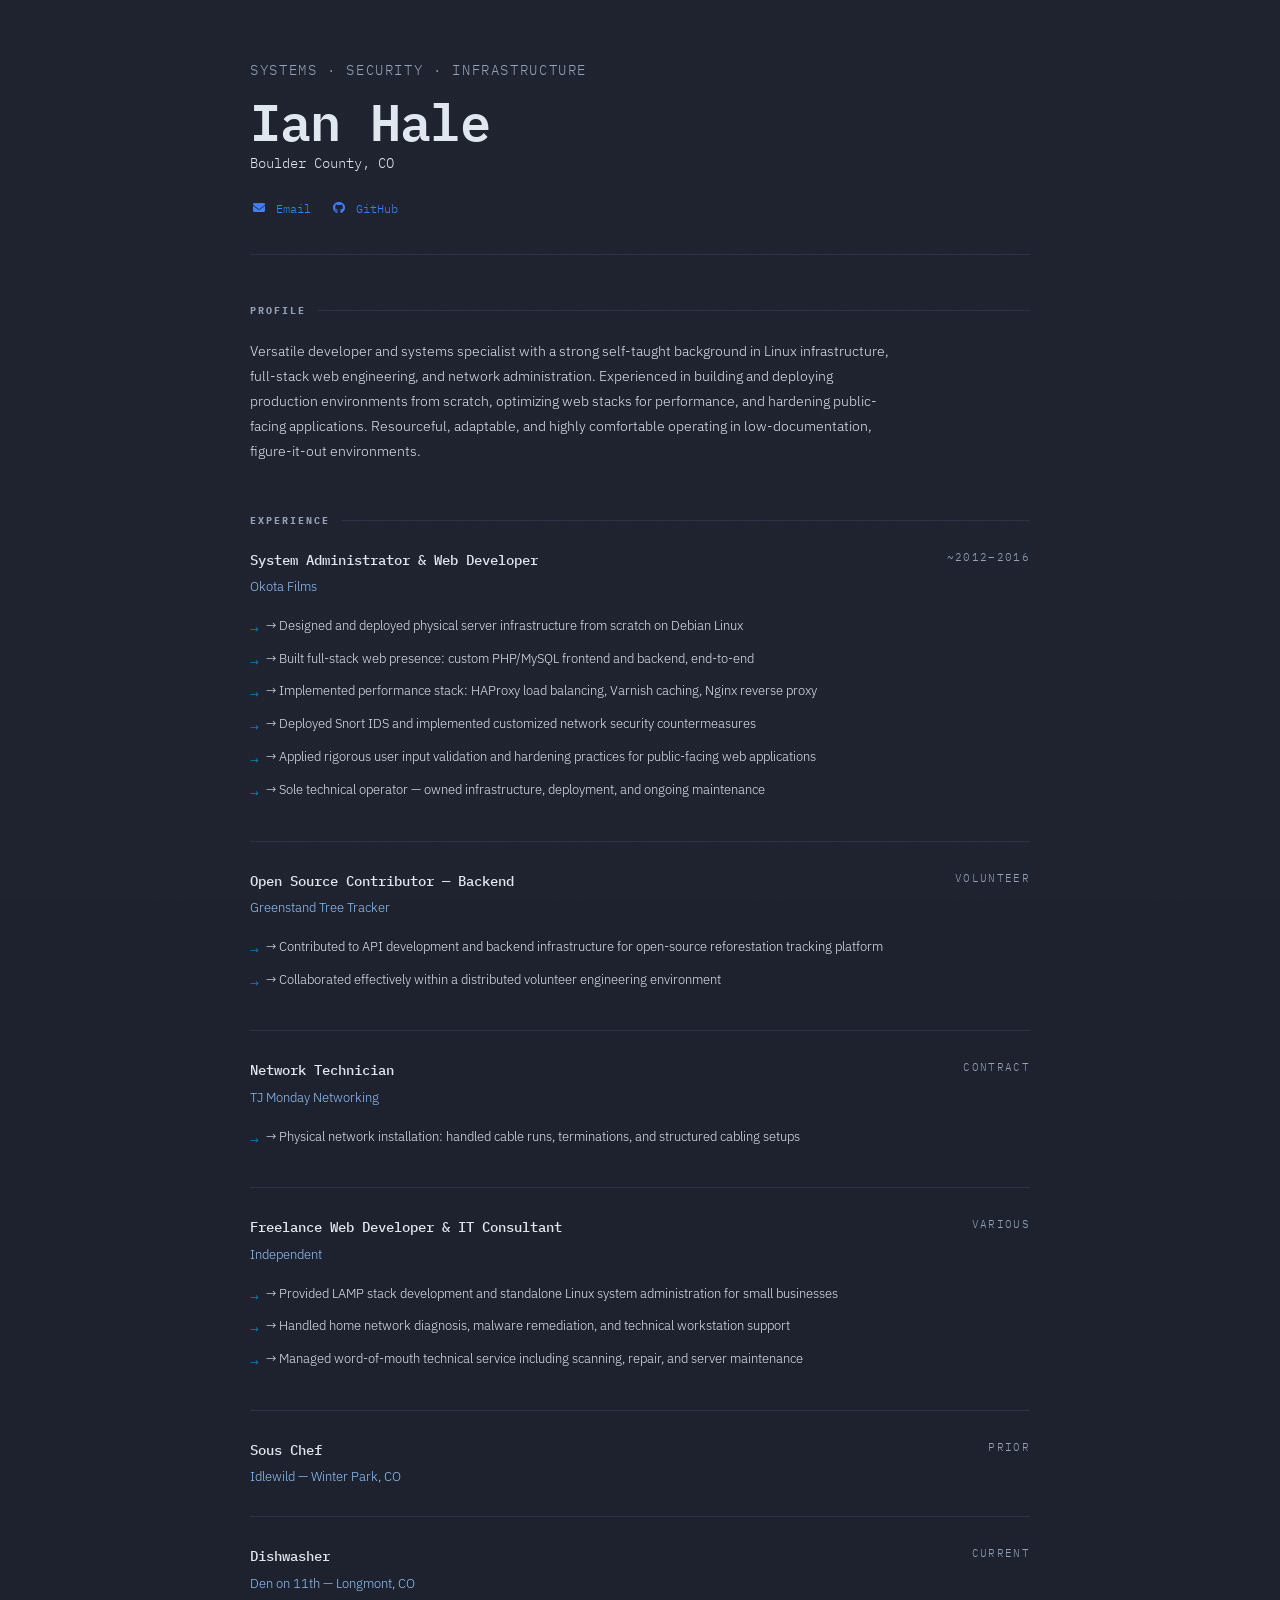
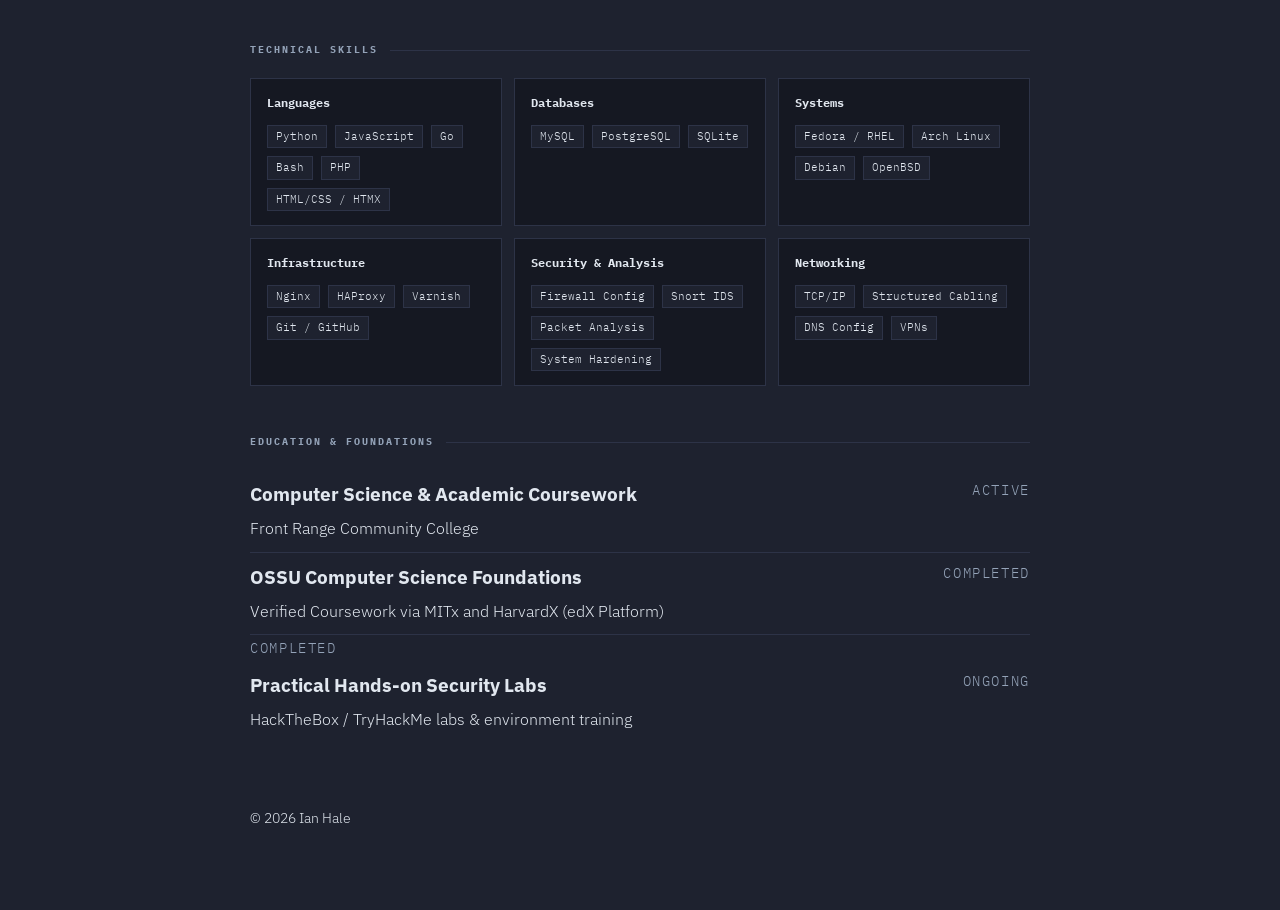
<file: index.html>
<!DOCTYPE html>
<html lang="en">
<head>
<meta charset="utf-8">
<meta name="viewport" content="width=device-width,initial-scale=1">
<meta name="title" content="Ian Hale | Web Developer & Systems Infrastructure Specialist">
<meta name="description" content="Portfolio of Ian Hale, a web developer and systems specialist focused on full-stack engineering, Linux infrastructure, and robust backend applications.">
<meta name="keywords" content="Ian Hale, ianhale.dev, full-stack development, Python, Go, HTMX, Linux infrastructure, security hardening">
<meta property="og:type" content="website">
<meta property="og:url" content="https://ianhale.dev/">
<meta property="og:title" content="Ian Hale | Web Developer & Systems Infrastructure">
<meta property="og:description" content="Focused on full-stack web development, robust backend architectures, and Linux systems infrastructure.">
<meta property="og:image" content="https://ianhale.dev/assets/social-preview.jpg">

<meta property="twitter:card" content="summary_large_image">
<meta property="twitter:url" content="https://ianhale.dev/">
<meta property="twitter:title" content="Ian Hale | Web Developer & Systems Infrastructure">
<meta property="twitter:description" content="Focused on full-stack web development, robust backend architectures, and Linux systems infrastructure.">
<meta property="twitter:image" content="https://ianhale.dev/assets/social-preview.jpg">

<meta name="author" content="Ian Hale" />
<title>Ian Hale | Web Developer & Systems Infrastructure | Boulder County, CO</title>
<link href="https://fonts.googleapis.com/css2?family=IBM+Plex+Mono:wght@300;400;500;600&family=IBM+Plex+Sans:wght@300;400;500&display=swap" rel="stylesheet">
<link rel="stylesheet" href="https://cdn.jsdelivr.net/npm/@fortawesome/fontawesome-free@6.5.1/css/all.min.css">
<link rel="stylesheet" href="css/main.css">
</head>
<body>
  <div class="grain"></div>
  <main class="page">
    <header class="page__header">
      <p class="page__eyebrow u-meta">Systems · Security · Infrastructure</p>
      <h1 class="page__title">Ian Hale</h1>
      <p class="page__subtitle">Boulder County, CO</p>
      <address class="page__contact">
        <ul class="contact-list">
          <li class="contact-list__item">
            <a href="mailto:ian@ianhale.dev" aria-label="Email Ian Hale">
              <i class="fa-solid fa-envelope" aria-hidden="true"></i>
              <span>Email</span>
            </a>
          </li>
          <li class="contact-list__item">
            <a href="https://github.com/snodrift" target="_blank" rel="noopener noreferrer" aria-label="GitHub profile">
              <i class="fa-brands fa-github" aria-hidden="true"></i>
              <span>GitHub</span>
            </a>
          </li>
        </ul>
      </address>
    </header>

    <section class="section section--profile">
      <h2 class="section__title u-meta">Profile</h2>
      <p class="profile__text">
        Versatile developer and systems specialist with a strong self-taught background in Linux infrastructure, full-stack web engineering, and network administration. Experienced in building and deploying production environments from scratch, optimizing web stacks for performance, and hardening public-facing applications. Resourceful, adaptable, and highly comfortable operating in low-documentation, figure-it-out environments.
      </p>
    </section>

    <section class="section section--experience">
      <h2 class="section__title u-meta">Experience</h2>

      <article class="experience__item">
        <div class="experience__heading">
          <h3 class="experience__title">System Administrator &amp; Web Developer</h3>
          <p class="experience__org">Okota Films</p>
        </div>
        <p class="experience__date u-meta">~2012–2016</p>
        <ul class="experience__bullets">
          <li><span class="arrow">→</span> Designed and deployed physical server infrastructure from scratch on Debian Linux</li>
          <li><span class="arrow">→</span> Built full-stack web presence: custom PHP/MySQL frontend and backend, end-to-end</li>
          <li><span class="arrow">→</span> Implemented performance stack: HAProxy load balancing, Varnish caching, Nginx reverse proxy</li>
          <li><span class="arrow">→</span> Deployed Snort IDS and implemented customized network security countermeasures</li>
          <li><span class="arrow">→</span> Applied rigorous user input validation and hardening practices for public-facing web applications</li>
          <li><span class="arrow">→</span> Sole technical operator — owned infrastructure, deployment, and ongoing maintenance</li>
        </ul>
      </article>

      <article class="experience__item">
        <div class="experience__heading">
          <h3 class="experience__title">Open Source Contributor — Backend</h3>
          <p class="experience__org">Greenstand Tree Tracker</p>
        </div>
        <p class="experience__date u-meta">Volunteer</p>
        <ul class="experience__bullets">
          <li><span class="arrow">→</span> Contributed to API development and backend infrastructure for open-source reforestation tracking platform</li>
          <li><span class="arrow">→</span> Collaborated effectively within a distributed volunteer engineering environment</li>
        </ul>
      </article>

      <article class="experience__item">
        <div class="experience__heading">
          <h3 class="experience__title">Network Technician</h3>
          <p class="experience__org">TJ Monday Networking</p>
        </div>
        <p class="experience__date u-meta">Contract</p>
        <ul class="experience__bullets">
          <li><span class="arrow">→</span> Physical network installation: handled cable runs, terminations, and structured cabling setups</li>
        </ul>
      </article>

      <article class="experience__item">
        <div class="experience__heading">
          <h3 class="experience__title">Freelance Web Developer &amp; IT Consultant</h3>
          <p class="experience__org">Independent</p>
        </div>
        <p class="experience__date u-meta">Various</p>
        <ul class="experience__bullets">
          <li><span class="arrow">→</span> Provided LAMP stack development and standalone Linux system administration for small businesses</li>
          <li><span class="arrow">→</span> Handled home network diagnosis, malware remediation, and technical workstation support</li>
          <li><span class="arrow">→</span> Managed word-of-mouth technical service including scanning, repair, and server maintenance</li>
        </ul>
      </article>

      <article class="experience__item">
        <div class="experience__heading">
          <h3 class="experience__title">Sous Chef</h3>
          <p class="experience__org">Idlewild — Winter Park, CO</p>
        </div>
        <p class="experience__date u-meta">Prior</p>
      </article>
      <article class="experience__item">
        <div class="experience__heading">
          <h3 class="experience__title">Dishwasher</h3>
          <p class="experience__org">Den on 11th — Longmont, CO</p>
        </div>
        <p class="experience__date u-meta">Current</p>
      </article>
    </section>

    <section class="section section--skills">
      <h2 class="section__title u-meta">Technical Skills</h2>
      <div class="skills">
        <article class="skills__group">
          <h3 class="skills__group-title">Languages</h3>
          <ul class="skills__tags">
            <li class="skills__tag">Python</li>
            <li class="skills__tag">JavaScript</li>
            <li class="skills__tag">Go</li>
            <li class="skills__tag">Bash</li>
            <li class="skills__tag">PHP</li>
            <li class="skills__tag">HTML/CSS / HTMX</li>
          </ul>
        </article>

        <article class="skills__group">
          <h3 class="skills__group-title">Databases</h3>
          <ul class="skills__tags">
            <li class="skills__tag">MySQL</li>
            <li class="skills__tag">PostgreSQL</li>
            <li class="skills__tag">SQLite</li>
          </ul>
        </article>

        <article class="skills__group">
          <h3 class="skills__group-title">Systems</h3>
          <ul class="skills__tags">
            <li class="skills__tag">Fedora / RHEL</li>
            <li class="skills__tag">Arch Linux</li>
            <li class="skills__tag">Debian</li>
            <li class="skills__tag">OpenBSD</li>
          </ul>
        </article>

        <article class="skills__group">
          <h3 class="skills__group-title">Infrastructure</h3>
          <ul class="skills__tags">
            <li class="skills__tag">Nginx</li>
            <li class="skills__tag">HAProxy</li>
            <li class="skills__tag">Varnish</li>
            <li class="skills__tag">Git / GitHub</li>
          </ul>
        </article>

        <article class="skills__group">
          <h3 class="skills__group-title">Security &amp; Analysis</h3>
          <ul class="skills__tags">
            <li class="skills__tag">Firewall Config</li>
            <li class="skills__tag">Snort IDS</li>
            <li class="skills__tag">Packet Analysis</li>
            <li class="skills__tag">System Hardening</li>
          </ul>
        </article>

        <article class="skills__group">
          <h3 class="skills__group-title">Networking</h3>
          <ul class="skills__tags">
            <li class="skills__tag">TCP/IP</li>
            <li class="skills__tag">Structured Cabling</li>
            <li class="skills__tag">DNS Config</li>
            <li class="skills__tag">VPNs</li>
          </ul>
        </article>
      </div>
    </section>

    <section class="section section--education">
      <h2 class="section__title u-meta">Education &amp; Foundations</h2>

      <article class="education__item">
        <div class="education__details">
          <h3 class="education__title">Computer Science &amp; Academic Coursework</h3>
          <p class="education__subtitle">Front Range Community College</p>
        </div>
        <span class="education__status u-meta">Active</span>
      </article>

     <article class="education__item">
  <div class="education__details">
    <h3 class="education__title">OSSU Computer Science Foundations</h3>
    <p class="education__subtitle">Verified Coursework via MITx and HarvardX (edX Platform)</p>
  </div>
  <span class="education__status u-meta">Completed</span>
</article>
        <span class="education__status u-meta">Completed</span>
      </article>

      <article class="education__item">
        <div class="education__details">
          <h3 class="education__title">Practical Hands-on Security Labs</h3>
          <p class="education__subtitle">HackTheBox / TryHackMe labs &amp; environment training</p>
        </div>
        <span class="education__status u-meta">Ongoing</span>
      </article>
    </section>

    <footer class="page__footer">
      <p>© 2026 Ian Hale</p>
    </footer>
  </main>
</body>
</html>
</file>
<file: css/main.css>
:root {
  /* CORE TOKENS */
  --background: #1e222f;      /* Main canvas background */
  --text-main: #e1e7ef;       /* Crisp primary body text (headers & body) */
  --text-meta: #94a3b8;       /* Cool slate gray for metadata & section labels */
  --text-subheading: #93c5fd; /* Soft luminous blue for company names / subheadings */
  --divider: #2d3347;         /* Deep midnight blue for layout dividers */

  /* BLUE ACTION ENGINE */
  --primary: #3b82f6;         /* Electric Blue for links & major UI elements */
  --primary-hover: #60a5fa;   /* Sky blue for hover / active states */
  --accent-arrow: #0ea5e9;    /* Luminous cyan-blue for arrow bullets */

  /* Surfaces */
  --surface: #151822;         /* Slightly darker surface for cards/inputs */

  /* Typography stacks */
  --mono: 'IBM Plex Mono', monospace;
  --sans: 'IBM Plex Sans', sans-serif;
}

* {
  margin: 0;
  padding: 0;
  box-sizing: border-box;
}

html,
body {
  height: 100%;
}

body {
  background-color: var(--background);
  color: var(--text-main);
  font-family: var(--sans);
  font-weight: 300;
  line-height: 1.6;
  min-height: 100vh;
  -webkit-font-smoothing: antialiased;
  -moz-osx-font-smoothing: grayscale;
}

a {
  color: var(--primary);
  text-decoration: none;
  transition: color 120ms ease, opacity 0.15s ease;
}

a:hover,
a:focus {
  color: var(--primary-hover);
  text-decoration: underline;
}

h1,
h2,
h3 {
  margin: 0;
}

h1 {
  font-family: var(--mono);
  font-size: clamp(32px, 5vw, 52px);
  font-weight: 600;
  color: var(--text-main);
  letter-spacing: -0.02em;
  line-height: 1;
}

.page {
  position: relative;
  z-index: 1;
  max-width: 860px;
  margin: 0 auto;
  padding: 60px 40px 80px;
}

.grain {
  position: fixed;
  inset: 0;
  pointer-events: none;
  z-index: 0;
  opacity: 0.025;
  background-image: url("data:image/svg+xml,%3Csvg viewBox='0 0 256 256' xmlns='http://www.w3.org/2000/svg'%3E%3Cfilter id='noise'%3E%3CfeTurbulence type='fractalNoise' baseFrequency='0.9' numOctaves='4' stitchTiles='stitch'/%3E%3C/filter%3E%3Crect width='100%25' height='100%25' filter='url(%23noise)'/%3E%3C/svg%3E");
  background-size: 200px;
}

.page__header {
  border-bottom: 1px solid var(--divider);
  padding-bottom: 36px;
  margin-bottom: 48px;
  animation: fadeUp 0.6s ease both;
}

.page__eyebrow {
  font-family: var(--mono);
  font-size: 11px;
  letter-spacing: 0.18em;
  color: var(--text-meta);
  text-transform: uppercase;
  margin-bottom: 12px;
}

.page__title {
  font-family: var(--mono);
  font-size: clamp(32px, 5vw, 52px);
  font-weight: 600;
  color: var(--text-main);
  letter-spacing: -0.02em;
  line-height: 1;
  margin-bottom: 6px;
}

.page__subtitle {
  font-family: var(--mono);
  font-size: 14px;
  color: var(--text-main);
  font-weight: 300;
  margin-bottom: 24px;
}

.page__contact {
  font-style: normal;
}

.contact-list {
  display: flex;
  flex-wrap: wrap;
  gap: 20px;
  list-style: none;
}

.contact-list__item {
  font-family: var(--mono);
  font-size: 12px;
  color: var(--text-meta);
}

.contact-list__item a {
  display: inline-flex;
  align-items: center;
  gap: 0.5rem;
  color: var(--primary);
  text-decoration: none;
}

.contact-list__item a:hover,
.contact-list__item a:focus {
  color: var(--primary-hover);
}

.contact-list__item i {
  width: 1.1rem;
  text-align: center;
}

.u-meta {
  color: var(--text-meta);
  font-size: 0.85rem;
  letter-spacing: 0.12em;
  text-transform: uppercase;
  font-family: var(--mono);
}

/* Subtle divider utility (use <hr> in markup for semantic separation) */
hr {
  border: none;
  height: 1px;
  background: var(--divider);
  margin: 1.2rem 0;
}

.section {
  animation: fadeUp 0.6s ease both;
  margin-bottom: 48px;
}

.section--profile {
  animation-delay: 0.08s;
}

.section--experience {
  animation-delay: 0.16s;
}

.section--skills {
  animation-delay: 0.24s;
}

.section--education {
  animation-delay: 0.32s;
}

.section__title {
  font-family: var(--mono);
  font-size: 10px;
  letter-spacing: 0.2em;
  text-transform: uppercase;
  color: var(--text-meta);
  margin-bottom: 20px;
  display: flex;
  align-items: center;
  gap: 12px;
}

.section__title::after {
  content: '';
  flex: 1;
  height: 1px;
  background: var(--divider);
}

.profile__text {
  font-size: 14px;
  line-height: 1.8;
  max-width: 640px;
}

.experience__item {
  display: grid;
  grid-template-columns: 1fr auto;
  gap: 4px 20px;
  margin-bottom: 28px;
  padding-bottom: 28px;
  border-bottom: 1px solid var(--divider);
}

.experience__item:last-child {
  border-bottom: none;
  margin-bottom: 0;
  padding-bottom: 0;
}

.experience__heading {
  display: flex;
  flex-direction: column;
  gap: 6px;
}

.experience__title {
  font-family: var(--mono);
  font-size: 14px;
  font-weight: 500;
  color: var(--text-main);
}

.experience__org {
  font-size: 13px;
  color: var(--text-subheading);
}

.experience__date {
  font-family: var(--mono);
  font-size: 11px;
  color: var(--text-meta);
  text-align: right;
}

.experience__bullets {
  list-style: none;
  padding: 0;
  margin: 14px 0 0;
  grid-column: 1 / -1;
}

.experience__bullets li {
  margin-bottom: 0.75rem;
  position: relative;
  font-weight: 300;
  padding-left: 16px;
  font-size: 13px;
}

.experience__bullets li::before {
  content: '→';
  position: absolute;
  left: 0;
  color: var(--accent-arrow);
  font-size: 11px;
  top: 5px;
}

.skills {
  display: grid;
  grid-template-columns: repeat(auto-fill, minmax(200px, 1fr));
  gap: 12px;
}

.skills__group {
  background: var(--surface);
  border: 1px solid var(--divider);
  padding: 14px 16px;
}

.skills__group-title {
  font-family: var(--mono);
  font-size: 12px;
  color: var(--text-main);
  margin-bottom: 12px;
}

.skills__tags {
  list-style: none;
  padding: 0;
  margin: 0;
  display: flex;
  flex-wrap: wrap;
  gap: 8px;
}

.skills__tag {
  font-family: var(--mono);
  font-size: 11px;
  color: var(--text-main);
  background: var(--background);
  border: 1px solid var(--divider);
  padding: 2px 8px;
}

.education__item {
  display: flex;
  justify-content: space-between;
  align-items: flex-start;
  gap: 16px;
  padding: 10px 0;
  border-bottom: 1px solid var(--divider);
}

.education__item:last-child {
  border-bottom: none;
}

.education__details {
  display: flex;
  flex-direction: column;
  gap: 6px;
}


.page__footer {
  margin-top: 4rem;
  color: var(--text-main);
  font-size: 0.9rem;
}

.page__footer p {
  margin: 0;
}

@keyframes fadeUp {
  from {
    opacity: 0;
    transform: translateY(12px);
  }

  to {
    opacity: 1;
    transform: translateY(0);
  }
}

@media (max-width: 600px) {
  .page {
    padding: 32px 20px 60px;
  }

  .experience__item {
    grid-template-columns: 1fr;
  }

  .experience__date {
    text-align: left;
    margin-bottom: 6px;
  }
}

@media print {
  .grain {
    display: none;
  }

  :root {
    --background: white;
    --text-main: #111;
    --text-meta: #666;
    --divider: #ddd;
  }

  body {
    background: white;
  }
}
</file>
